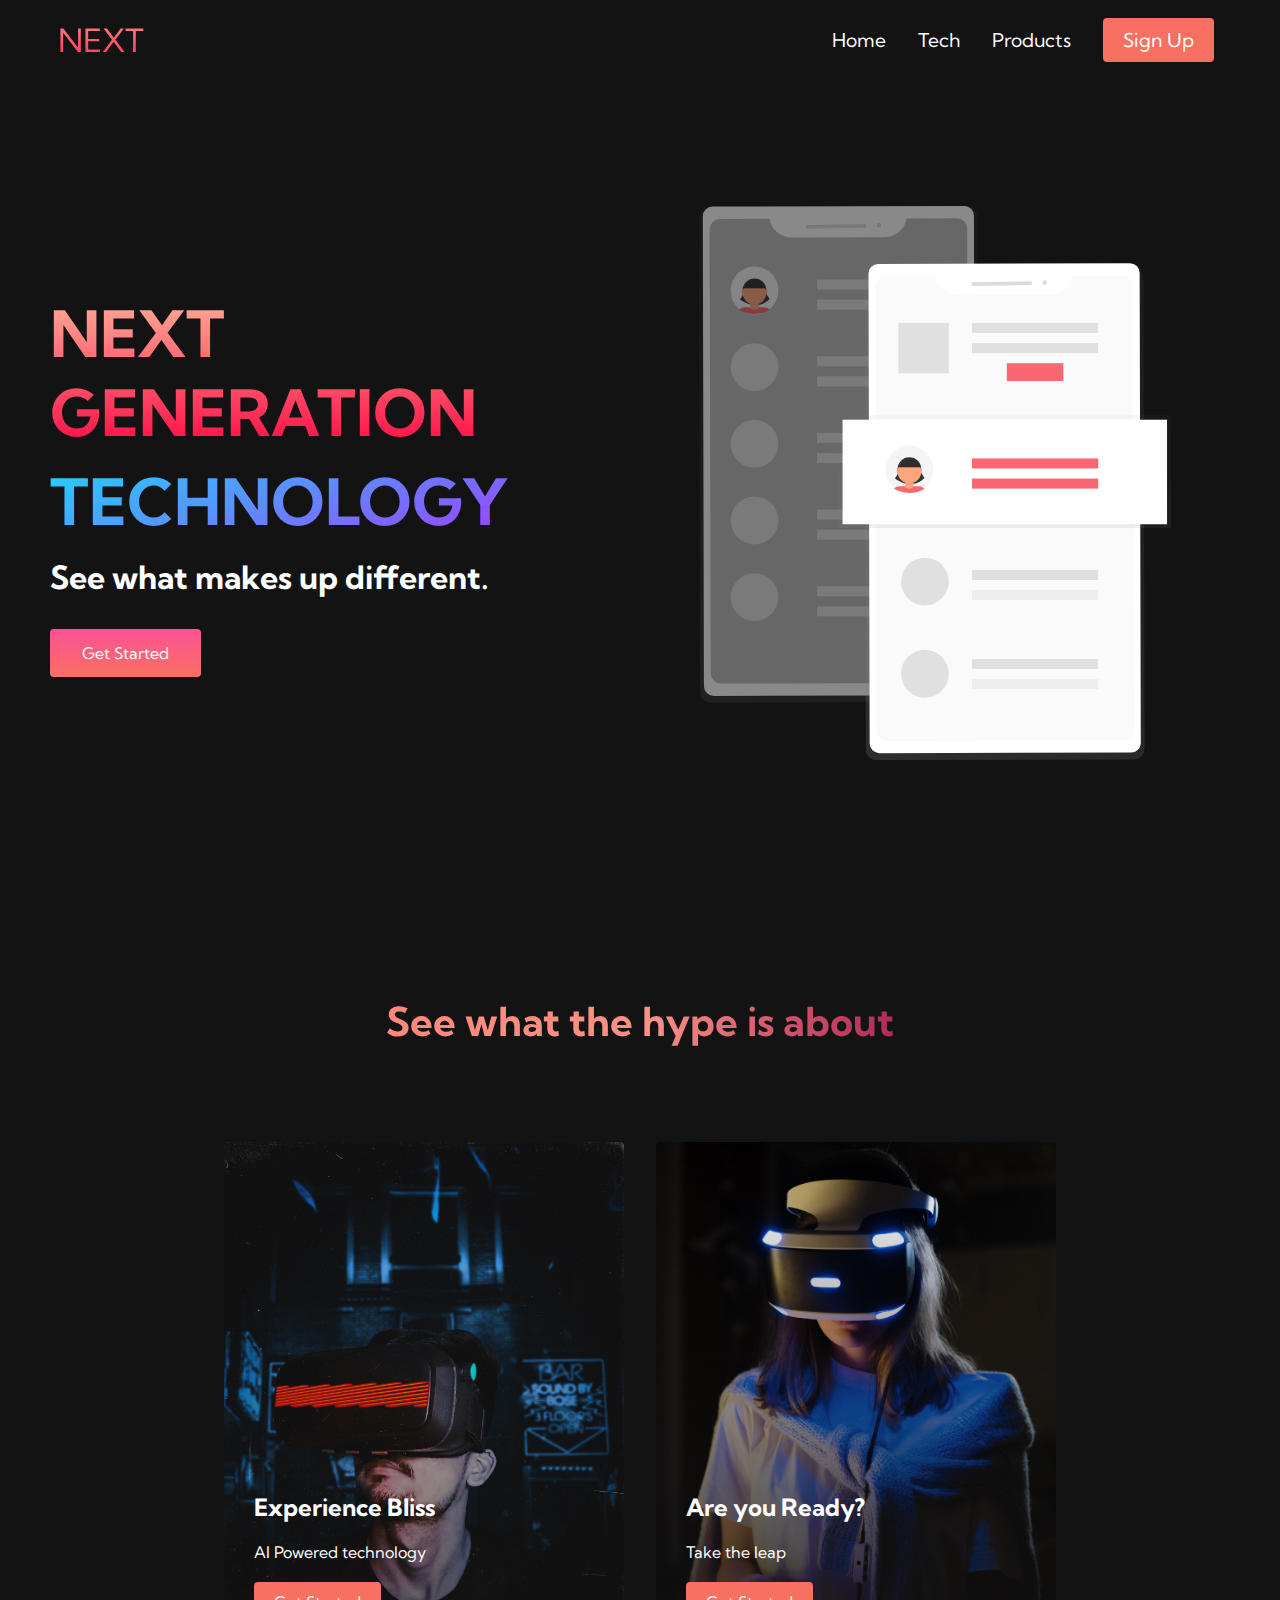
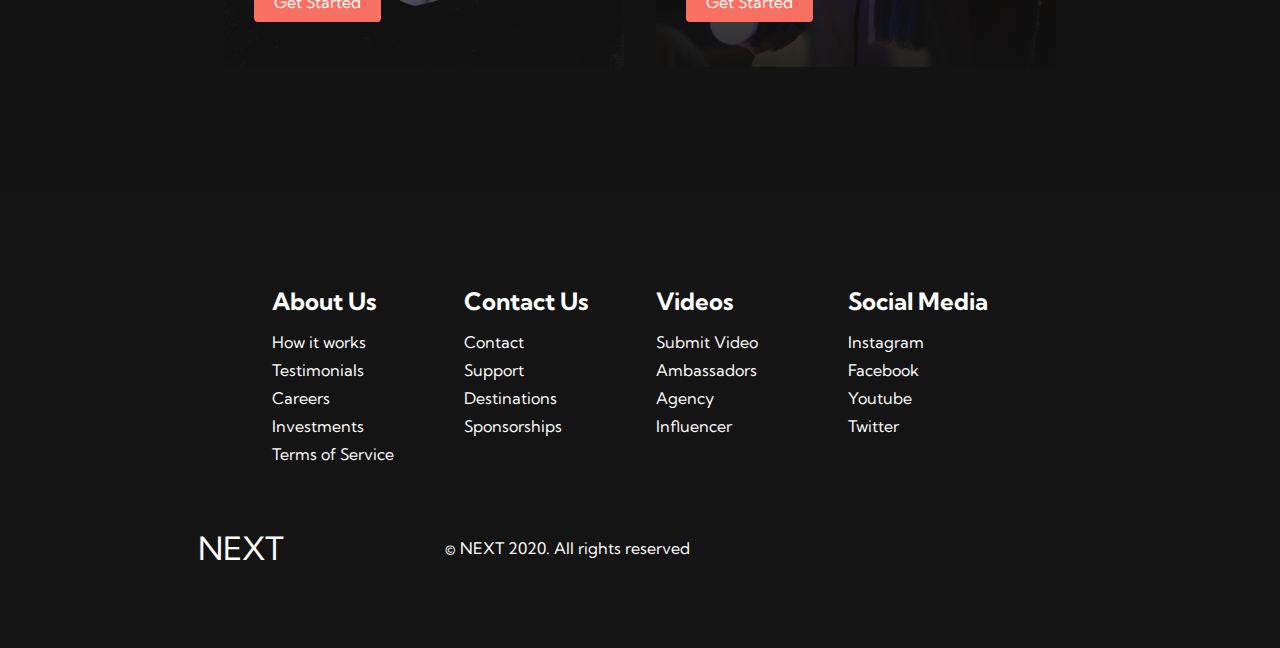
<file: index.html>
<!DOCTYPE html>
<html lang="en">
  <head>
    <meta charset="UTF-8" />
    <meta name="viewport" content="width=device-width, initial-scale=1.0" />
    <title>HTML CSS Website</title>
    <link rel="stylesheet" href="./styles/style.css" />
    <link
      rel="stylesheet"
      href="https://use.fontawesome.com/releases/v5.14.0/css/all.css"
      integrity="sha384-HzLeBuhoNPvSl5KYnjx0BT+WB0QEEqLprO+NBkkk5gbc67FTaL7XIGa2w1L0Xbgc"
      crossorigin="anonymous"
    />
    <link
      href="https://fonts.googleapis.com/css2?family=Kumbh+Sans:wght@400;700&display=swap"
      rel="stylesheet"
    />
  </head>
  <body>
    <!-- Navbar Section -->
    <nav class="navbar">
      <div class="navbar__container">
        <a href="/" id="navbar__logo"><i class="fas fa-gem"></i>NEXT</a>
        <div class="navbar__toggle" id="mobile-menu">
          <span class="bar"></span> <span class="bar"></span>
          <span class="bar"></span>
        </div>
        <ul class="navbar__menu">
          <li class="navbar__item">
            <a href="/" class="navbar__links">Home</a>
          </li>
          <li class="navbar__item">
            <a href="./tech.html" class="navbar__links">Tech</a>
          </li>
          <li class="navbar__item">
            <a href="/" class="navbar__links">Products</a>
          </li>
          <li class="navbar__btn"><a href="/" class="button">Sign Up</a></li>
        </ul>
      </div>
    </nav>

    <!-- Hero Section -->
    <div class="main">
      <div class="main__container">
        <div class="main__content">
          <h1>NEXT GENERATION</h1>
          <h2>TECHNOLOGY</h2>
          <p>See what makes up different.</p>
          <button class="main__btn"><a href="#">Get Started</a></button>
        </div>
        <div class="main__img--container">
          <img id="main__img" src="./images/pic1.svg" />
        </div>
      </div>
    </div>

    <!-- Services Section -->
    <div class="services">
      <h1>See what the hype is about</h1>
      <div class="services__container">
        <div class="services__card">
          <h2>Experience Bliss</h2>
          <p>AI Powered technology</p>
          <button>Get Started</button>
        </div>
        <div class="services__card">
          <h2>Are you Ready?</h2>
          <p>Take the leap</p>
          <button>Get Started</button>
        </div>
      </div>
    </div>

    <!-- Footer Section -->
    <div class="footer__container">
      <div class="footer__links">
        <div class="footer__link--wrapper">
          <div class="footer__link--items">
            <h2>About Us</h2>
            <a href="/sign__up">How it works</a> <a href="/">Testimonials</a>
            <a href="/">Careers</a> <a href="/">Investments</a>
            <a href="/">Terms of Service</a>
          </div>
          <div class="footer__link--items">
            <h2>Contact Us</h2>
            <a href="/">Contact</a> <a href="/">Support</a>
            <a href="/">Destinations</a> <a href="/">Sponsorships</a>
          </div>
        </div>
        <div class="footer__link--wrapper">
          <div class="footer__link--items">
            <h2>Videos</h2>
            <a href="/">Submit Video</a> <a href="/">Ambassadors</a>
            <a href="/">Agency</a> <a href="/">Influencer</a>
          </div>
          <div class="footer__link--items">
            <h2>Social Media</h2>
            <a href="/">Instagram</a> <a href="/">Facebook</a>
            <a href="/">Youtube</a> <a href="/">Twitter</a>
          </div>
        </div>
      </div>
      <section class="social__media">
        <div class="social__media--wrap">
          <div class="footer__logo">
            <a href="/" id="footer__logo"><i class="fas fa-gem"></i>NEXT</a>
          </div>
          <p class="website__rights">© NEXT 2020. All rights reserved</p>
          <div class="social__icons">
            <a
              class="social__icon--link"
              href="/"
              target="_blank"
              aria-label="Facebook"
            >
            </a>
            <a
              class="social__icon--link"
              href="/"
              target="_blank"
              aria-label="Instagram"
            >
              <i class="fab fa-instagram"></i>
            </a>
            <a
              class="social__icon--link"
              href="//www.youtube.com/channel/UCsKsymTY_4BYR-wytLjex7A?view_as=subscriber"
              target="_blank"
              aria-label="Youtube"
            >
              <i class="fab fa-youtube"></i>
            </a>
            <a
              class="social__icon--link"
              href="/"
              target="_blank"
              aria-label="Twitter"
            >
              <i class="fab fa-twitter"></i>
            </a>
            <a
              class="social__icon--link"
              href="/"
              target="_blank"
              aria-label="LinkedIn"
            >
              <i class="fab fa-linkedin"></i>
            </a>
          </div>
        </div>
      </section>
    </div>
    <script src="app.js"></script>
  </body>
</html>
</file>
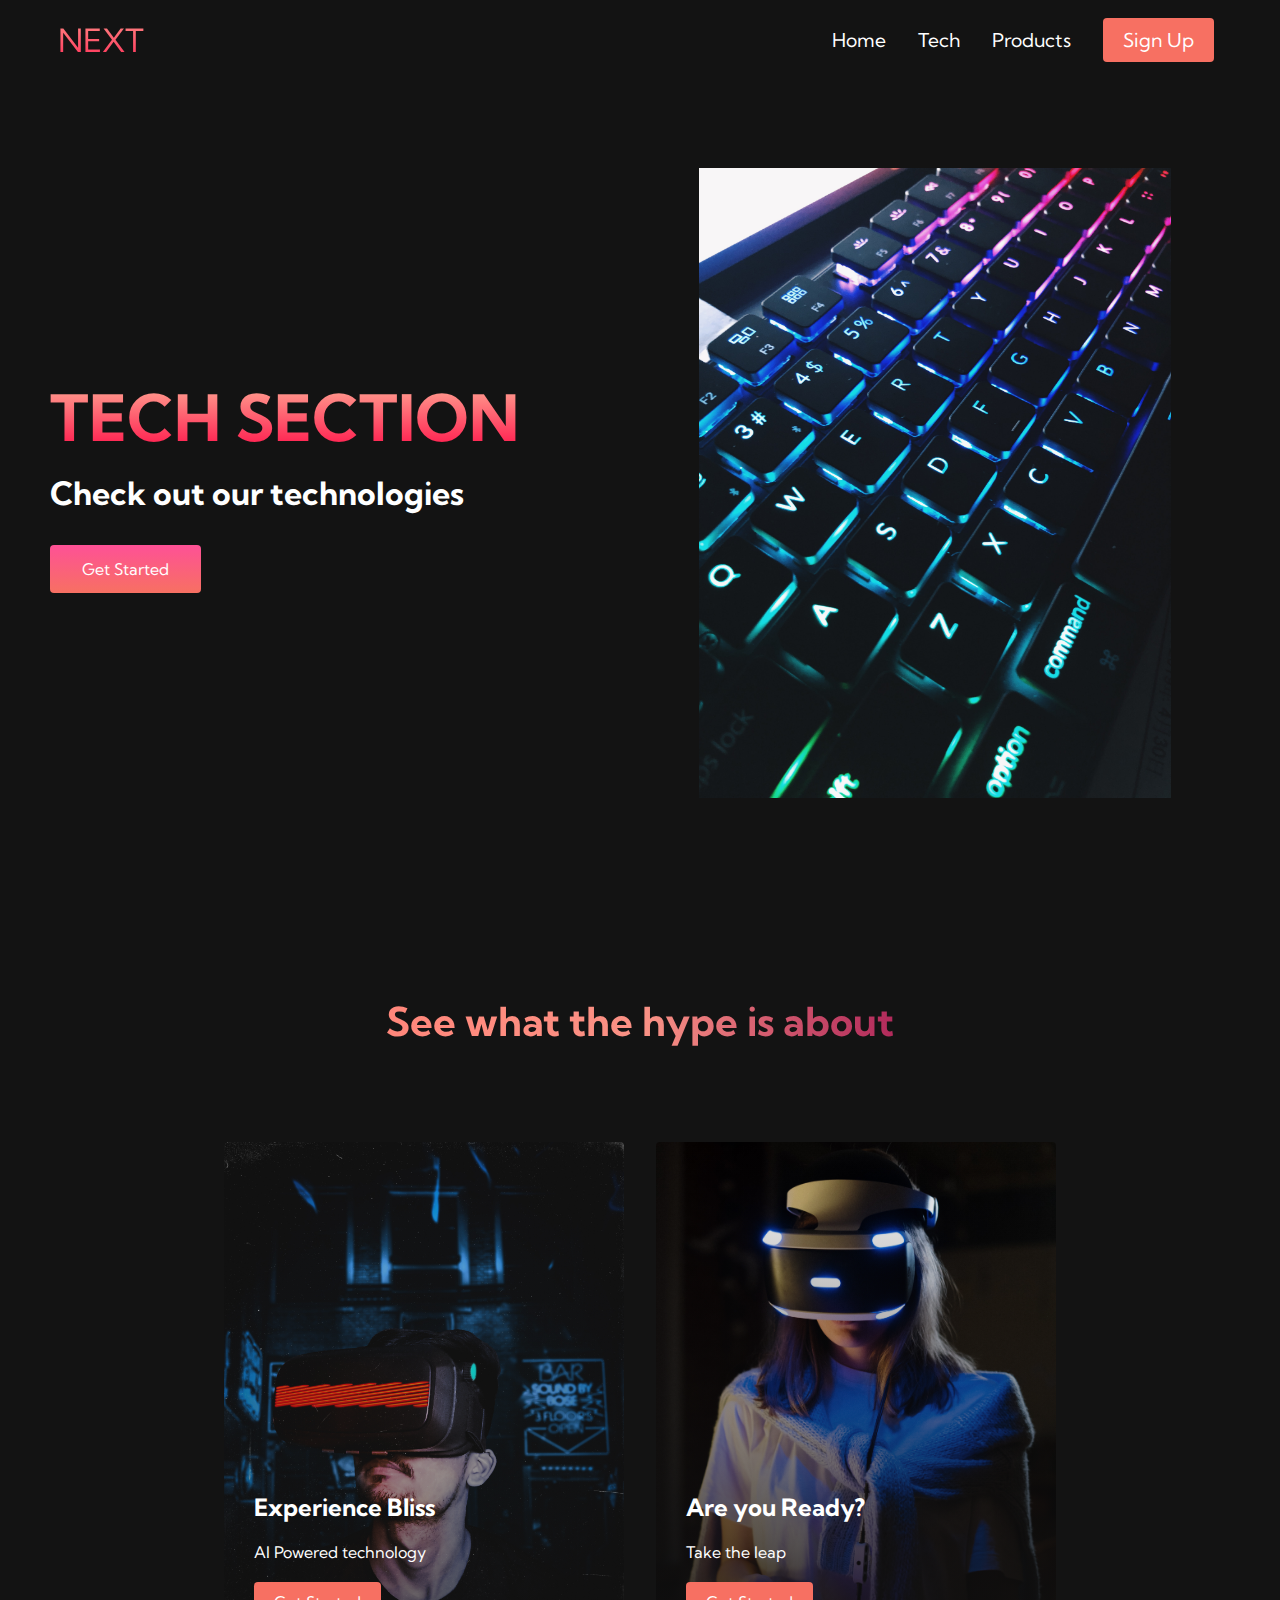
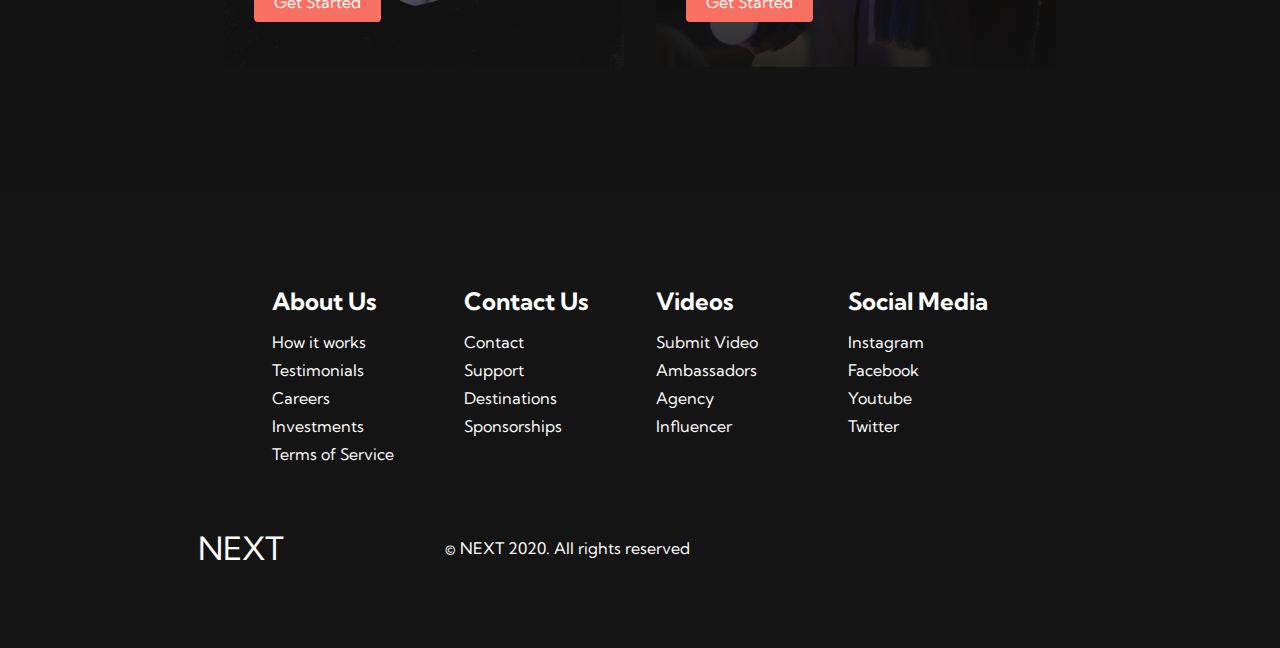
<file: tech.html>
<!DOCTYPE html>
<html lang="en">
  <head>
    <meta charset="UTF-8" />
    <meta name="viewport" content="width=device-width, initial-scale=1.0" />
    <title>HTML CSS Website</title>
    <link rel="stylesheet" href="./styles/style.css" />
    <link
      rel="stylesheet"
      href="https://use.fontawesome.com/releases/v5.14.0/css/all.css"
      integrity="sha384-HzLeBuhoNPvSl5KYnjx0BT+WB0QEEqLprO+NBkkk5gbc67FTaL7XIGa2w1L0Xbgc"
      crossorigin="anonymous"
    />
    <link
      href="https://fonts.googleapis.com/css2?family=Kumbh+Sans:wght@400;700&display=swap"
      rel="stylesheet"
    />
  </head>
  <body>
    <!-- Navbar Section -->
    <nav class="navbar">
      <div class="navbar__container">
        <a href="/" id="navbar__logo"><i class="fas fa-gem"></i>NEXT</a>
        <div class="navbar__toggle" id="mobile-menu">
          <span class="bar"></span> <span class="bar"></span>
          <span class="bar"></span>
        </div>
        <ul class="navbar__menu">
          <li class="navbar__item">
            <a href="/" class="navbar__links">Home</a>
          </li>
          <li class="navbar__item">
            <a href="./tech.html" class="navbar__links">Tech</a>
          </li>
          <li class="navbar__item">
            <a href="/" class="navbar__links">Products</a>
          </li>
          <li class="navbar__btn"><a href="/" class="button">Sign Up</a></li>
        </ul>
      </div>
    </nav>

    <!-- Hero Section -->
    <div class="main">
      <div class="main__container">
        <div class="main__content">
          <h1>TECH SECTION</h1>
          <!-- <h2>TECHNOLOGY</h2> -->
          <p>Check out our technologies</p>
          <button class="main__btn"><a href="#">Get Started</a></button>
        </div>
        <div class="main__img--container">
          <img id="main__img" src="./images/pic2.jpg" />
        </div>
      </div>
    </div>

    <!-- Services Section -->
    <div class="services">
      <h1>See what the hype is about</h1>
      <div class="services__container">
        <div class="services__card">
          <h2>Experience Bliss</h2>
          <p>AI Powered technology</p>
          <button>Get Started</button>
        </div>
        <div class="services__card">
          <h2>Are you Ready?</h2>
          <p>Take the leap</p>
          <button>Get Started</button>
        </div>
      </div>
    </div>

    <!-- Footer Section -->
    <div class="footer__container">
      <div class="footer__links">
        <div class="footer__link--wrapper">
          <div class="footer__link--items">
            <h2>About Us</h2>
            <a href="/sign__up">How it works</a> <a href="/">Testimonials</a>
            <a href="/">Careers</a> <a href="/">Investments</a>
            <a href="/">Terms of Service</a>
          </div>
          <div class="footer__link--items">
            <h2>Contact Us</h2>
            <a href="/">Contact</a> <a href="/">Support</a>
            <a href="/">Destinations</a> <a href="/">Sponsorships</a>
          </div>
        </div>
        <div class="footer__link--wrapper">
          <div class="footer__link--items">
            <h2>Videos</h2>
            <a href="/">Submit Video</a> <a href="/">Ambassadors</a>
            <a href="/">Agency</a> <a href="/">Influencer</a>
          </div>
          <div class="footer__link--items">
            <h2>Social Media</h2>
            <a href="/">Instagram</a> <a href="/">Facebook</a>
            <a href="/">Youtube</a> <a href="/">Twitter</a>
          </div>
        </div>
      </div>
      <section class="social__media">
        <div class="social__media--wrap">
          <div class="footer__logo">
            <a href="/" id="footer__logo"><i class="fas fa-gem"></i>NEXT</a>
          </div>
          <p class="website__rights">© NEXT 2020. All rights reserved</p>
          <div class="social__icons">
            <a
              class="social__icon--link"
              href="/"
              target="_blank"
              aria-label="Facebook"
            >
            </a>
            <a
              class="social__icon--link"
              href="/"
              target="_blank"
              aria-label="Instagram"
            >
              <i class="fab fa-instagram"></i>
            </a>
            <a
              class="social__icon--link"
              href="//www.youtube.com/channel/UCsKsymTY_4BYR-wytLjex7A?view_as=subscriber"
              target="_blank"
              aria-label="Youtube"
            >
              <i class="fab fa-youtube"></i>
            </a>
            <a
              class="social__icon--link"
              href="/"
              target="_blank"
              aria-label="Twitter"
            >
              <i class="fab fa-twitter"></i>
            </a>
            <a
              class="social__icon--link"
              href="/"
              target="_blank"
              aria-label="LinkedIn"
            >
              <i class="fab fa-linkedin"></i>
            </a>
          </div>
        </div>
      </section>
    </div>
    <script src="app.js"></script>
  </body>
</html>
</file>
<file: styles/style.css>
* {
  box-sizing: border-box;
  margin: 0;
  padding: 0;
  font-family: "Kumbh Sans", sans-serif;
}

.navbar {
  background: #131313;
  height: 80px;
  display: flex;
  justify-content: center;
  align-items: center;
  font-size: 1.2rem;
  position: sticky;
  top: 0;
  z-index: 999;
}

.navbar__container {
  display: flex;
  justify-content: space-between;
  height: 80px;
  z-index: 1;
  width: 100%;
  max-width: 1300px;
  margin-right: auto;
  margin-left: auto;
  padding-right: 50px;
  padding-left: 50px;
}

#navbar__logo {
  background-color: #ff8177;
  background-image: linear-gradient(to top, #ff0844 0%, #ffb199 100%);
  background-size: 100%;
  -webkit-background-clip: text;
  -moz-background-clip: text;
  -webkit-text-fill-color: transparent;
  -moz-text-fill-color: transparent;
  display: flex;
  align-items: center;
  cursor: pointer;
  text-decoration: none;
  font-size: 2rem;
}

.fa-gem {
  margin-right: 0.5rem;
}

.navbar__menu {
  display: flex;
  align-items: center;
  list-style: none;
  text-align: center;
}

.navbar__item {
  height: 80px;
}

.navbar__links {
  color: #fff;
  display: flex;
  align-items: center;
  justify-content: center;
  text-decoration: none;
  padding: 0 1rem;
  height: 100%;
}

.navbar__btn {
  display: flex;
  justify-content: center;
  align-items: center;
  padding: 0 1rem;
  width: 100%;
}

.button {
  display: flex;
  justify-content: center;
  align-items: center;
  text-decoration: none;
  padding: 10px 20px;
  height: 100%;
  width: 100%;
  border: none;
  outline: none;
  border-radius: 4px;
  background: #f77062;
  color: #fff;
}

.button:hover {
  background: #4837ff;
  transition: all 0.3s ease;
}

.navbar__links:hover {
  color: #f77062;
  transition: all 0.3s ease;
}

@media screen and (max-width: 960px) {
  .navbar__container {
    display: flex;
    justify-content: space-between;
    height: 80px;
    z-index: 1;
    width: 100%;
    max-width: 1300px;
    padding: 0;
  }

  .navbar__menu {
    display: grid;
    grid-template-columns: auto;
    margin: 0;
    width: 100%;
    position: absolute;
    top: -1000px;
    opacity: 1;
    transition: all 0.5s ease;
    height: 50vh;
    z-index: -1;
  }

  .navbar__menu.active {
    background: #131313;
    top: 100%;
    opacity: 1;
    transition: all 0.5s ease;
    z-index: 99;
    height: 50vh;
    font-size: 1.6rem;
  }

  #navbar__logo {
    padding-left: 25px;
  }

  .navbar__toggle .bar {
    width: 25px;
    height: 3px;
    margin: 5px auto;
    transition: all 0.3s ease-in-out;
    background: #fff;
  }

  .navbar__item {
    width: 100%;
  }

  .navbar__links {
    text-align: center;
    padding: 2rem;
    width: 100%;
    display: table;
  }

  .navbar__btn {
    padding-bottom: 2rem;
  }

  .button {
    display: flex;
    justify-content: center;
    align-items: center;
    width: 80%;
    height: 80px;
    margin: 0;
  }

  #mobile-menu {
    position: absolute;
    top: 20%;
    right: 5%;
    transform: translate(5%, 20%);
  }

  .navbar__toggle .bar {
    display: block;
    cursor: pointer;
  }

  #mobile-menu.is-active .bar:nth-child(2) {
    opacity: 0;
  }

  #mobile-menu.is-active .bar:nth-child(1) {
    transform: translateY(8px) rotate(45deg);
  }

  #mobile-menu.is-active .bar:nth-child(3) {
    transform: translateY(-8px) rotate(-45deg);
  }
}

/* Main Content CSS */
.main {
  background-color: #141414;
}

.main__container {
  display: grid;
  grid-template-columns: 1fr 1fr;
  align-items: center;
  justify-self: center;
  margin: 0 auto;
  height: 90vh;
  background-color: #131313;
  z-index: 1;
  width: 100%;
  max-width: 1300px;
  padding-right: 50px;
  padding-left: 50px;
}

.main__content {
  color: #fff;
  width: 100%;
}

.main__content h1 {
  font-size: 4rem;
  background-color: #ff8177;
  background-image: linear-gradient(to top, #ff0844 0%, #ffb199 100%);
  background-size: 100%;
  -webkit-background-clip: text;
  -moz-background-clip: text;
  -webkit-text-fill-color: transparent;
  -moz-text-fill-color: transparent;
}

.main__content h2 {
  font-size: 4rem;
  margin-top: 10px;
  background-color: #ff8177;
  background-image: linear-gradient(-20deg, #b721ff 0%, #21d4fd 100%);
  background-size: 100%;
  -webkit-background-clip: text;
  -moz-background-clip: text;
  -webkit-text-fill-color: transparent;
  -moz-text-fill-color: transparent;
}

.main__content p {
  margin-top: 1rem;
  font-size: 2rem;
  font-weight: 700;
}

.main__btn {
  font-size: 1rem;
  background-image: linear-gradient(to top, #f77062 0%, #fe5196 100%);
  padding: 14px 32px;
  border: none;
  border-radius: 4px;
  color: #fff;
  margin-top: 2rem;
  cursor: pointer;
  position: relative;
  transition: all 0.35s;
  outline: none;
}

.main__btn a {
  position: relative;
  z-index: 2;
  color: #fff;
  text-decoration: none;
}

.main__btn:after {
  position: absolute;
  content: "";
  top: 0;
  left: 0;
  width: 0;
  height: 100%;
  background: #4837ff;
  transition: all 0.35s;
  border-radius: 4px;
}

.main__btn:hover {
  color: #fff;
}

.main__btn:hover:after {
  width: 100%;
}

.main__img--container {
  text-align: center;
}

#main__img {
  height: 80%;
  width: 80%;
}

/* Mobile Responsive */
@media screen and (max-width: 768px) {
  .main__container {
    display: grid;
    grid-template-columns: auto;
    align-items: center;
    justify-self: center;
    width: 100%;
    margin: 0 auto;
    height: 90vh;
  }

  .main__content {
    text-align: center;
    margin-bottom: 4rem;
  }

  .main__content h1 {
    font-size: 2.5rem;
    margin-top: 2rem;
  }

  .main__content h2 {
    font-size: 3rem;
  }

  .main__content p {
    margin-top: 1rem;
    font-size: 1.5rem;
  }
}

@media screen and (max-width: 480px) {
  .main__content h1 {
    font-size: 2rem;
    margin-top: 3rem;
  }

  .main__content h2 {
    font-size: 2rem;
  }

  .main__content p {
    margin-top: 2rem;
    font-size: 1.5rem;
  }

  .main__btn {
    padding: 12px 36px;
    margin: 2.5rem 0;
  }
}

/* Services Section */
.services {
  background: #131313;
  display: flex;
  flex-direction: column;
  justify-content: center;
  align-items: center;
  height: 100vh;
}

.services h1 {
  background-color: #ff8177;
  background-image: linear-gradient(
    to right,
    #ff8177 0%,
    #ff867a 0%,
    #ff8c7f 21%,
    #f99185 52%,
    #cf556c 78%,
    #b12a5b 100%
  );
  background-size: 100%;
  -webkit-background-clip: text;
  -moz-background-clip: text;
  -webkit-text-fill-color: transparent;
  -moz-text-fill-color: transparent;
  margin-bottom: 5rem;
  font-size: 2.5rem;
}

.services__container {
  display: flex;
  justify-content: center;
  flex-wrap: wrap;
}

.services__card {
  margin: 1rem;
  height: 525px;
  width: 400px;
  border-radius: 4px;
  background-image: linear-gradient(
      to bottom,
      rgba(0, 0, 0, 0) 0%,
      rgba(17, 17, 17, 0.6) 100%
    ),
    url("../images/pic3.jpg");
  background-size: cover;
  position: relative;
  color: #fff;
}

.services__card:before {
  opacity: 0.2;
}

.services__card:nth-child(2) {
  background-image: linear-gradient(
      to bottom,
      rgba(0, 0, 0, 0) 0%,
      rgba(17, 17, 17, 0.9) 100%
    ),
    url("../images/pic4.jpg");
}

.services__card h2 {
  position: absolute;
  top: 350px;
  left: 30px;
}

.services__card p {
  position: absolute;
  top: 400px;
  left: 30px;
}

.services__card button {
  color: #fff;
  padding: 10px 20px;
  border: none;
  outline: none;
  border-radius: 4px;
  background: #f77062;
  position: absolute;
  top: 440px;
  left: 30px;
  font-size: 1rem;
}

.services__card button:hover {
  cursor: pointer;
}

.services__card:hover {
  transform: scale(1.075);
  transition: 0.2s ease-in;
  cursor: pointer;
}

@media screen and (max-width: 960px) {
  .services {
    height: 1600px;
  }

  .services h1 {
    font-size: 2rem;
    margin-top: 12rem;
  }
}

@media screen and (max-width: 480px) {
  .services {
    height: 1400px;
  }

  .services h1 {
    font-size: 1.2rem;
  }

  .services__card {
    width: 300px;
  }
}

/* Footer CSS */
.footer__container {
  background-color: #141414;
  padding: 5rem 0;
  display: flex;
  flex-direction: column;
  justify-content: center;
  align-items: center;
}

#footer__logo {
  color: #fff;
  display: flex;
  align-items: center;
  cursor: pointer;
  text-decoration: none;
  font-size: 2rem;
}

.footer__links {
  width: 100%;
  max-width: 1000px;
  display: flex;
  justify-content: center;
}

.footer__link--wrapper {
  display: flex;
}

.footer__link--items {
  display: flex;
  flex-direction: column;
  align-items: flex-start;
  margin: 16px;
  text-align: left;
  width: 160px;
  box-sizing: border-box;
}

.footer__link--items h2 {
  margin-bottom: 16px;
}

.footer__link--items > h2 {
  color: #fff;
}

.footer__link--items a {
  color: #fff;
  text-decoration: none;
  margin-bottom: 0.5rem;
}

.footer__link--items a:hover {
  color: #e9e9e9;
  transition: 0.3s ease-out;
}

/* Social Icons */
.social__icon--link {
  color: #fff;
  font-size: 24px;
}

.social__media {
  max-width: 1000px;
  width: 100%;
}

.social__media--wrap {
  display: flex;
  justify-content: space-between;
  align-items: center;
  width: 90%;
  max-width: 1000px;
  margin: 40px auto 0 auto;
}

.social__icons {
  display: flex;
  justify-content: space-between;
  align-items: center;
  width: 240px;
}

.social__logo {
  color: #fff;
  justify-self: start;
  margin-left: 20px;
  cursor: pointer;
  text-decoration: none;
  font-size: 2rem;
  display: flex;
  align-items: center;
  margin-bottom: 16px;
}

.website__rights {
  color: #fff;
}

@media screen and (max-width: 820px) {
  .footer__links {
    padding-top: 2rem;
  }

  #footer__logo {
    margin-bottom: 2rem;
  }

  .website__rights {
    margin-bottom: 2rem;
  }

  .footer__link--wrapper {
    flex-direction: column;
  }

  .social__media--wrap {
    flex-direction: column;
  }
}

@media screen and (max-width: 480px) {
  .footer__link--items {
    margin: 0;
    padding: 10px;
    width: 100%;
  }
}
</file>
